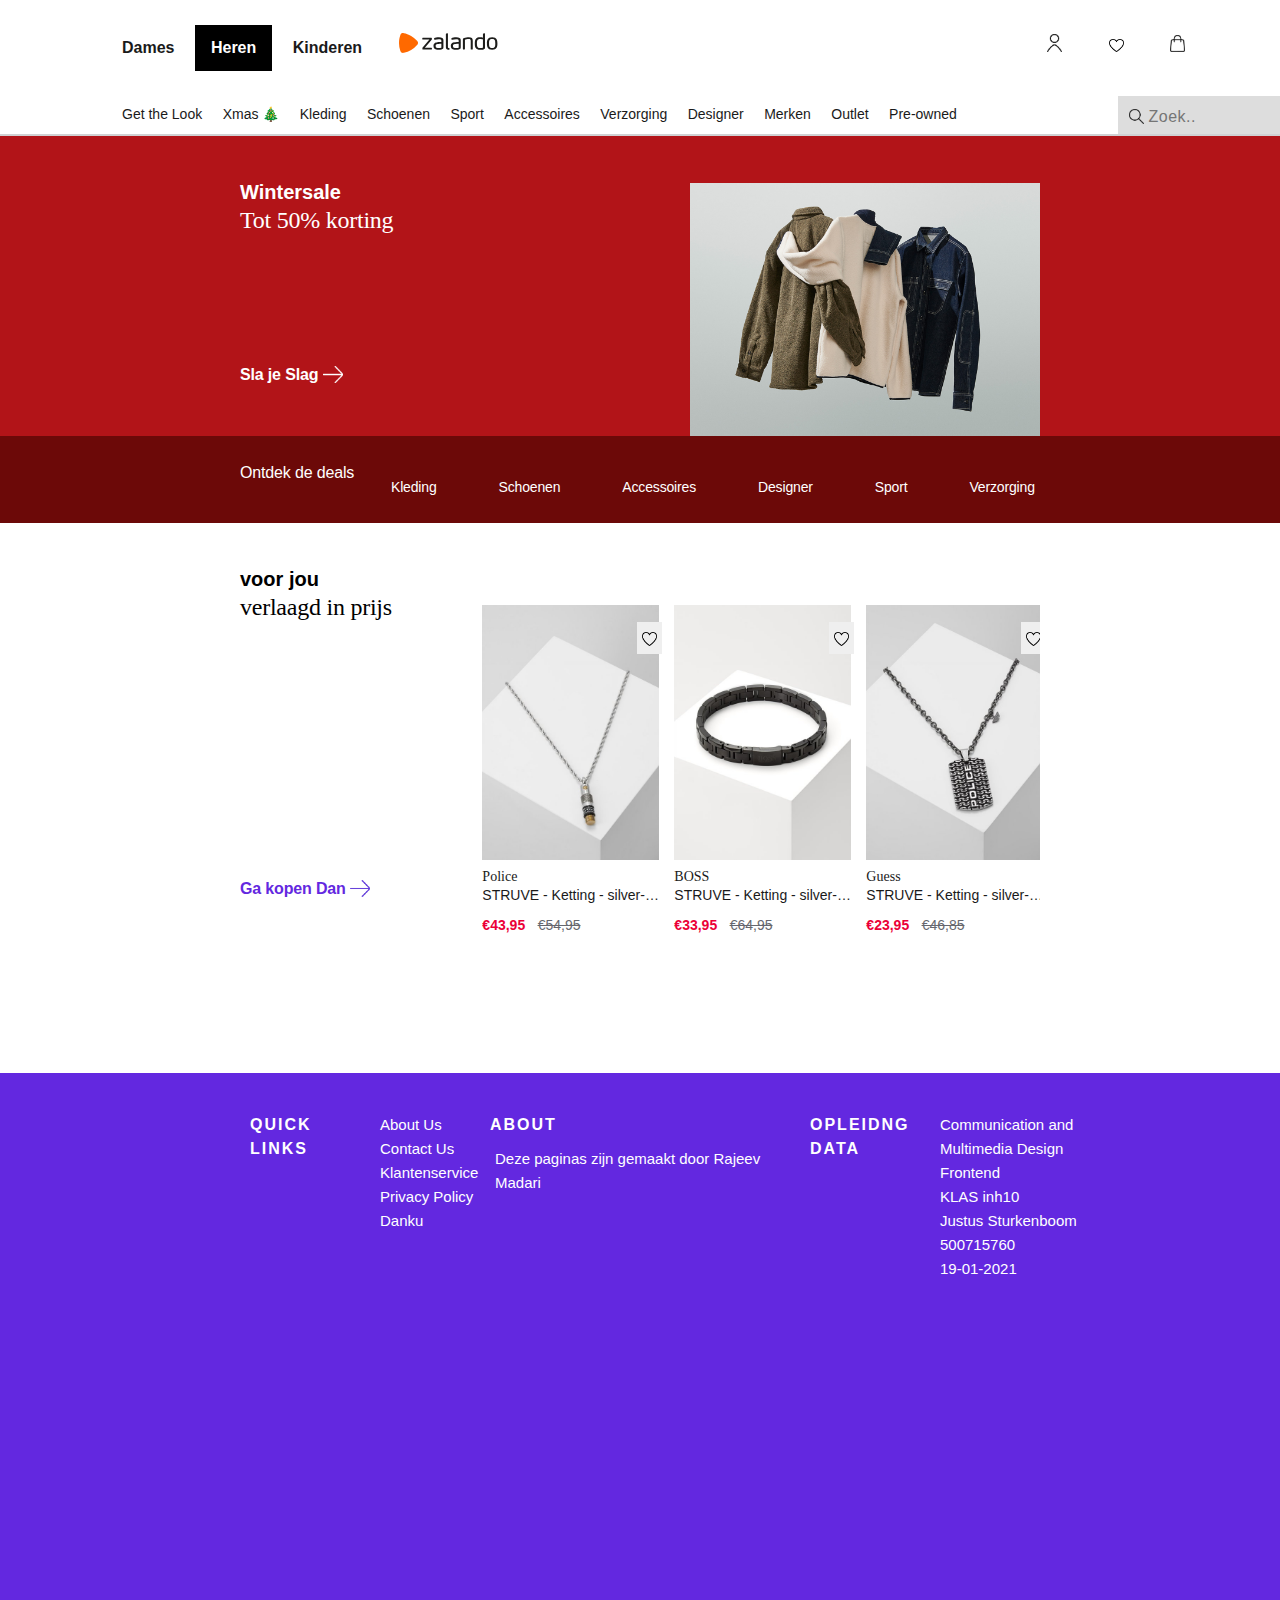
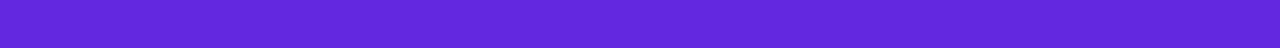
<file: index.html>
<!doctype html>
<html lang="nl">
	
<head>
	<title>Zalando</title>
	<meta charset="UTF-8">
	<meta name="author" content="jouw naam">
	<meta name="viewport" content="width=device-width, initial-scale=1">
	<link rel="stylesheet" type="text/css" href="style.css">
</head>

<div class="wrapper">
	<header>
		<section id="Topnavjes">	
			<ul id="Topnav">
				<li class="Nav1">
					<nav >
						<ul>
							<li class="collectie"><a href="dames.html"> Dames</a></li>
							<li class="collectie"><a class="active" href="index.html">Heren</a></li>
							<li class="collectie"><a href="kinderen.html">Kinderen</a></li>
						</ul>
					</nav>
				</li>

				<li id="Zalando">
					<a title="Zalando" href="index.html">
						<img class="Home" src="images/logo_default.svg">
					</a>
				</li>
				
				<li id="Icons">
					<nav>
						<ul>
							<li>
								<a title="Inloggen"  href="index.html">
								<img class="Icon" src="images/Asset 2hdpi.png"></a>
							</li>
							<li>
								<a title="velanglijstje" href="index.html">
								<img class="Icon" src="images/hart0-5hdpi.png"></a>
							</li>
							<li>
								<a id="tasje" title="winkelwagen" href="index.html">
								<img class="Icon"  src="images/Asset 4hdpi.png"></a>
							</li>
						</ul>
					</nav>
				</li>

			</ul>
		</section>
		
		<nav id="Zoek">
			<ul>
				<li><a href="detail.html" class="collectie2">Get the Look</a></li>
				<li><a href="detail.html" class="collectie2">Xmas 🎄</a></li>
				<li><a href="detail.html" class="collectie2">Kleding</a></li>
				<li><a href="detail.html" class="collectie2">Schoenen</a></li>
				<li><a href="detail.html" class="collectie2">Sport</a></li>
				<li><a href="detail.html" class="collectie2">Accessoires</a></li>
				<li><a href="detail.html" class="collectie2">Verzorging</a></li>
				<li><a href="detail.html" class="collectie2">Designer</a></li>
				<li><a href="detail.html" class="collectie2">Merken</a></li>
				<li><a href="detail.html" class="collectie2">Outlet</a></li>
				<li><a href="detail.html" class="collectie2">Pre-owned</a></li>
			</ul>
			<ul id="Zoekbalk">
				<li>
					<img class="Loop"  src="images/Asset 5hdpi.png">
					<button id="Hamburger">
						<img class="Hamburger"  src="images/Hamburgerhdpi.png">
					</button>
				</li>
				<li>
					<input type="text" placeholder="Zoek..">
				</li>
			</ul>
		</nav>
	</header>
</div>

<body>
	<div id="streepje"></div>
	<article class="container backrood">
		<div class="wrapper extra box">
			<section class="box1">
				<article id="seizoen-info">
					<h2 class="wit">Wintersale</h2>
					<h2 class="deal wit">Tot 50% korting</h2>
				</article>
				
				<div id="placeholder"></div>
				
				<a href="detail.html">
					<p class="call wit">Sla je Slag 
						<span>
							<img class="Pijltje" 
							src="images/Asset 7hdpi.png" 
							alt="Pijltje dat iets leuks met je wilt doen"> 
						</span>
					</p>	
					
				</a>
				
			</section>
			<article class="box2">
				<img id="kerst_item" src="images/products/62c5164bf589400ea5d9f7173ea8f18f.jpg">
			</article>
		</div>
	</article>
	<article class="container2 wit">
		<div class="wrapper extra box">
			<p class="call2">Ontdek de deals</p>
			
				<ul class="collectie3">
					<li><a class="wit" href="detail.html">Kleding</a></li></a>
					<li><a class="wit" href="detail.html">Schoenen</a></li>
					<li><a class="wit" href="detail.html">Accessoires</a></li>
					<li><a class="wit" href="detail.html">Designer</a></li>
					<li><a class="wit" href="detail.html">Sport</a></li>
					<li><a class="wit" href="detail.html">Verzorging</a></li>
					<li><a class="wit" href="detail.html">Shop alles</a></li>
				</ul>
			
		</div>
	</article>
	<article class="container3 backwit">
		<div class="wrapper extra box flex">
			<section class="box1">
				<article id="seizoen-info">
					<h2 class="zwart">voor jou</h2>
					<h2 class="deal zwart">verlaagd in prijs</h2>
				</article>
				
				<div id="placeholder"></div>
				<div id="placeholder"></div>
				
				<a href="detail.html">
					<p class="call paars">Ga kopen Dan 
						<span>
							<img class="Pijltje " 
							src="images/Paarshdpi.png" 
							alt="Pijltje dat iets leuks met je wilt doen"> 
						</span>
					</p>	
					
				</a>
				
			</section>

			<article class="slider">
				<div class="card">
					
					<button class="liefde" id="hartknop0"><img id="hart0" class="Icon"  src="/images/hart0-5hdpi.png" alt=""></button>
				
					<a href="detail.html">
						<img id="card-item" src="images/products/0103034e056c40fd8a204ab9ecf87c65.jpg">
						<span class="merk">Police</span>
						<div class="beschrijving">STRUVE - Ketting - silver-coured</div>
						<span class="new">€43,95</span> <span class="old">€54,95</span>
					</a>
				</div>
				<div class="card">

					<button class="liefde" id="hartknop1"><img id="hart1" class="Icon"  src="/images/hart0-5hdpi.png" alt=""></button>

					<img id="card-item" src="images/products//354f6364bf9844d4a360d255db5c2af9.jpg">
					<span class="merk">BOSS</span>
					<div class="beschrijving">STRUVE - Ketting - silver-coured</div>
					<span class="new">€33,95</span> 
					<span class="old">€64,95</span>
				</div>
				<div class="card">

					<button class="liefde" id="hartknop2"><img id="hart2" class="Icon"  src="/images/hart0-5hdpi.png" alt=""></button>

					<img id="card-item" src="images/products/9306110754f545a7b957b8c932a49411.jpg">
					<span class="merk">Guess</span>
					<div class="beschrijving">STRUVE - Ketting - silver-coured</div>
						<span class="new">€23,95</span> <span class="old">€46,85</span>
				</div>
				<div class="card">

					<button class="liefde" id="hartknop3"><img id="hart3" class="Icon"  src="/images/hart0-5hdpi.png" alt=""></button>

					<img id="card-item" src="images/products/7aa97424fc5c40c7b6d67ff2649a20c8.jpg">
					<span class="merk">Diesel</span>
					<div class="beschrijving">STRUVE - Ketting - silver-coured</div>
						<span class="new">€13,75</span> <span class="old">€24,65</span>
				</div>
				<div class="card">

					<button class="liefde" id="hartknop4"><img id="hart4" class="Icon"  src="/images/hart0-5hdpi.png" alt=""></button>

					<img id="card-item" src="images/products/b76cb6e42cf84550907c5079bd5f2c21.jpg">
					<span class="merk">Emporio Armani</span>
					<div class="beschrijving">STRUVE - Ketting - silver-coured</div>
						<span class="new">€33,45</span> <span class="old">€55,85</span>
				</div>
				<div class="card">

					<button class="liefde" id="hartknop5"><img id="hart5" class="Icon"  src="/images/hart0-5hdpi.png" alt=""></button>

					<img id="card-item" src="images/products/c5e356f4505d48b28d71e740524b1ac9.jpg">
					<span class="merk">Diesel</span>
					<div class="beschrijving">STRUVE - Ketting - silver-coured</div>
						<span class="new">€22,15</span> <span class="old">€11,85</span>
					
				</div>
				<div class="card">

					<button class="liefde" id="hartknop6"><img id="hart6" class="Icon"  src="/images/hart0-5hdpi.png" alt=""></button>

					<img id="card-item" src="images/products/fcf1e6856a4347308c0ffae55a1e43dd.jpg">
					<span class="merk">Guess</span>
					<div class="beschrijving">STRUVE - Ketting - silver-coured</div>
						<span class="new">€94,45</span> <span class="old">€120,85</span>
				</div>

			</article>
		</div>
	</article>

	<footer class="backpaars" >
		
		<div class="wrapper extra box">
			

				
			<h6>Quick Links</h6>
			<ul class="foot">
				<li> <a class="foot wit" href="http://scanfcode.com/about/">About Us</a></li>
				<li><a class="foot wit" href="http://scanfcode.com/contact/">Contact Us</a></li>
				<li><a class="foot wit" href="http://scanfcode.com/contribute-at-scanfcode/">Klantenservice</a></li>
				<li><a class="foot wit" href="http://scanfcode.com/privacy-policy/">Privacy Policy</a></li>
				<li><a class="foot wit" href="http://scanfcode.com/sitemap/">Danku</a></li>
			</ul>
		
		
		<div>
			<h6>About</h6>
			<p class="wit">Deze paginas zijn gemaakt door Rajeev Madari</p>
		</div>

		
			<h6>OPLEIDNG DATA</h6>
			<ul class="foot">
				<li><a class="foot wit" href="http://scanfcode.com/category/c-language/">Communication and Multimedia Design</a></li>
				<li><a class="foot wit" href="http://scanfcode.com/category/front-end-development/">Frontend</a></li>
				<li><a class="foot wit" href="http://scanfcode.com/category/back-end-development/">KLAS inh10</a></li>
				<li><a class="foot wit" href="http://scanfcode.com/category/java-programming-language/">Justus Sturkenboom</a></li>
				<li><a class="foot wit" href="http://scanfcode.com/category/android/">500715760</a></li>
				<li><a class="foot wit" href="http://scanfcode.com/category/templates/">19-01-2021</a></li>
			</ul>
					
		</div>
	</footer>
	<script src="script.js"></script>
</body>
	
</html>
</file>
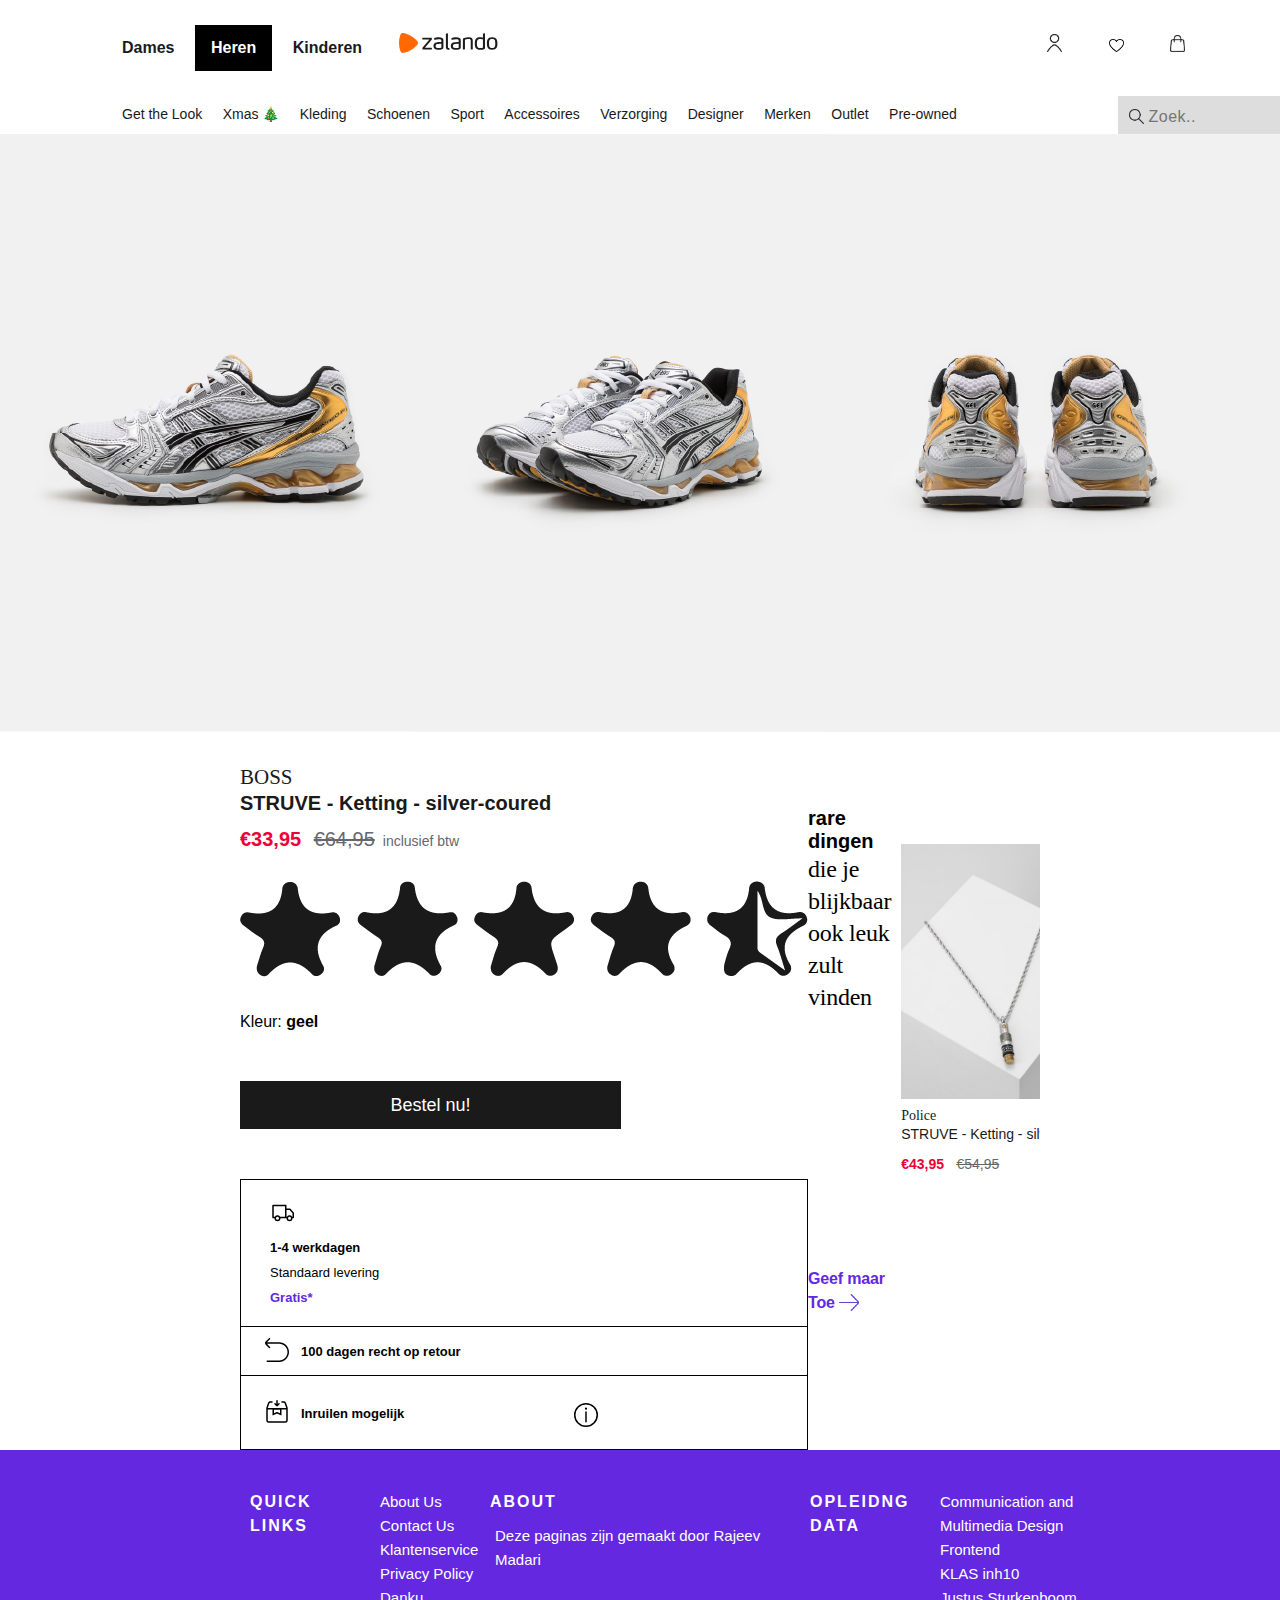
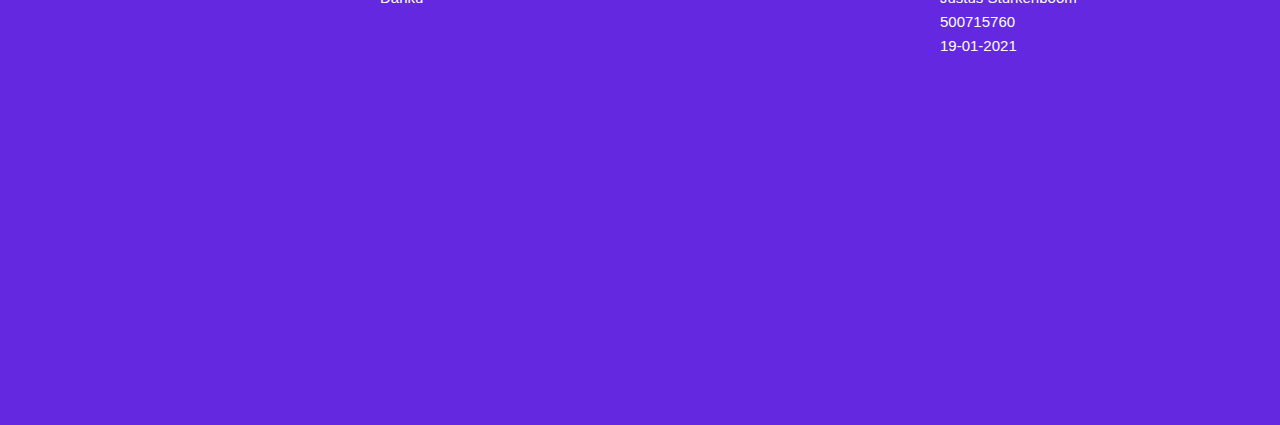
<file: detail.html>
<!doctype html>
<html lang="nl">
	
<head>
	<title>Zalando</title>
	<meta charset="UTF-8">
	<meta name="author" content="jouw naam">
	<meta name="viewport" content="width=device-width, initial-scale=1">
	<link rel="stylesheet" type="text/css" href="style.css">
</html>

  <div class="wrapper">
    <header>
      <section id="Topnavjes">	
        <ul id="Topnav">
          <li class="Nav1">
            <nav >
              <ul>
                <li class="collectie"><a href="dames.html"> Dames</a></li>
                <li class="collectie"><a class="active" href="index.html">Heren</a></li>
                <li class="collectie"><a href="kinderen.html">Kinderen</a></li>
              </ul>
            </nav>
          </li>
  
          <li id="Zalando">
            <a title="Zalando" href="index.html">
              <img class="Home" src="images/logo_default.svg">
            </a>
          </li>
          
          <li id="Icons">
            <nav>
              <ul>
                <li>
                  <a title="Inloggen"  href="index.html">
                  <img class="Icon" src="images/Asset 2hdpi.png"></a>
                </li>
                <li>
                  <a title="velanglijstje" href="index.html">
                  <img class="Icon" src="images/hart0-5hdpi.png"></a>
                </li>
                <li>
                  <a id="tasje" title="winkelwagen" href="index.html">
                  <img class="Icon"  src="images/Asset 4hdpi.png"></a>
                </li>
              </ul>
            </nav>
          </li>
  
        </ul>
      </section>
      
      <nav id="Zoek">
        <ul>
          <li><a href="detail.html" class="collectie2">Get the Look</a></li>
          <li><a href="detail.html" class="collectie2">Xmas 🎄</a></li>
          <li><a href="detail.html" class="collectie2">Kleding</a></li>
          <li><a href="detail.html" class="collectie2">Schoenen</a></li>
          <li><a href="detail.html" class="collectie2">Sport</a></li>
          <li><a href="detail.html" class="collectie2">Accessoires</a></li>
          <li><a href="detail.html" class="collectie2">Verzorging</a></li>
          <li><a href="detail.html" class="collectie2">Designer</a></li>
          <li><a href="detail.html" class="collectie2">Merken</a></li>
          <li><a href="detail.html" class="collectie2">Outlet</a></li>
          <li><a href="detail.html" class="collectie2">Pre-owned</a></li>
        </ul>
        <ul id="Zoekbalk">
          <li>
            <img class="Loop"  src="images/Asset 5hdpi.png">
            <button id="Hamburger">
              <img class="Hamburger"  src="images/Hamburgerhdpi.png">
            </button>
          </li>
          <li>
            <input type="text" placeholder="Zoek..">
          </li>
        </ul>
      </nav>
    </header>
  </div>

  <body>
    
      
        
    
  <section class="sliderdetail">
    <img id="card-item2"src="images/products/Artboard 1.png"><img id="card-item2" src="images/products/Artboard 2.png"><img id="card-item2" src="images/products/Artboard 3.png"><img id="card-item2" src="images/products/Artboard 4.png"><img id="card-item2" src="images/products/Artboard 5.png"><img id="card-item2" src="images/products/Artboard 6.png">  
  </section>  
  <!-- <div class="wrapper">  -->
    <div class="wrapper extra box flex">
      <article id="basis-product-info">
        <section id="product-info">
          <span class="merk-d">BOSS</span>
					<div class="beschrijving-d">STRUVE - Ketting - silver-coured</div>
					<span class="new-d">€33,95</span> 
					<span class="old-d">€64,95</span><span id="disclaimer">inclusief btw</span>
          <div><img id="sterretjes" src="images/sterretjes-02.png" alt="Rating product"></div>
          <p>Kleur: <strong> geel</strong></p>
        </section>
       
          <button id="bestel">Bestel nu!</button>
        
        <section>
          <div id="ship-box1">
            <ul id="shipping">
              <li><svg height="2em" width="2em">
                <path d="M23.8 11.5l-3.36-3.74a.75.75 0 00-.56-.25h-3.37V4.5a.75.75 0 00-.75-.75H3.01a.75.75 0 00-.75.75v12c0 .42.33.76.75.76h1.47a3 3 0 006 0h6.03a3 3 0 006 0h.74c.41 0 .75-.34.75-.75V12a.75.75 0 00-.2-.5zM19.56 9l2.95 3.28v3.47h-.4a2.99 2.99 0 00-5.18 0h-.4V9h3.03zM3.75 5.25h11.26v10.51h-4.95a2.99 2.99 0 00-5.17 0H3.76V5.25zm3.72 13.5a1.5 1.5 0 110-3 1.5 1.5 0 010 3zm12.04 0a1.5 1.5 0 110-3 1.5 1.5 0 010 3z"></path>
              </svg></li>
              <li><strong>1-4 werkdagen</strong></li>
              <li><p>Standaard levering</p></li>
              <li><strong class="paars">Gratis*</strong></li>
            </ul>
          </div>
          <div id="ship-box2">
            <svg id="retour" height="2em" width="2em">
              <path d="M14.25 4.33H1.94l3.05-3.06A.75.75 0 003.93.21L.66 3.5c-.88.88-.88 2.3 0 3.18l3.27 3.28A.75.75 0 005 8.89L1.94 5.83h12.31c4.56 0 8.25 3.7 8.25 8.25s-3.7 8.42-8.25 8.42h-12a.75.75 0 000 1.5h12c5.38 0 9.75-4.53 9.75-9.92s-4.37-9.75-9.75-9.75z"></path>
            </svg><strong>100 dagen recht op retour</strong>
          </div>
          <div id="ship-box3">
            <p>
              <svg id="inruil" height="2em" width="2em">
                <path d="M20.5 22.75h-17a2.25 2.25 0 01-2.25-2.25V8.26c0-.26.04-.5.13-.75l1.67-4.76c.31-.9 1.16-1.5 2.12-1.5H7a.75.75 0 010 1.5H5.17c-.32 0-.6.2-.7.5L2.78 8.01a.75.75 0 00-.04.25V20.5c0 .41.34.75.75.75h17c.41 0 .75-.34.75-.75V8.26a.72.72 0 00-.04-.25l-1.67-4.76a.75.75 0 00-.7-.5H17a.75.75 0 010-1.5h1.83c.96 0 1.8.6 2.13 1.5l1.66 4.76c.09.24.13.49.13.75V20.5a2.25 2.25 0 01-2.25 2.25z"></path>
                <path d="M22 9.5H2V8h20v1.5z"></path>
                <path d="M16.5 15.5l-4.2-1.86a.74.74 0 00-.6 0L7.5 15.5V8h9v7.5zM9 9.5v3.7l2.09-.94a2.25 2.25 0 011.83 0l2.08.93V9.5H9z"></path>
                <path d="M12.75 3.94V.75a.75.75 0 00-1.5 0v3.19l-.72-.72a.75.75 0 10-1.06 1.06l1.65 1.65c.48.48 1.28.48 1.76 0l1.65-1.65a.75.75 0 00-1.06-1.06l-.72.72z"></path>
                </svg><strong>Inruilen mogelijk</strong><svg id="info" height="2em" width="2em">
                <path d="M12 0a12 12 0 100 24 12 12 0 000-24zm0 22.5a10.5 10.5 0 110-21 10.5 10.5 0 010 21z"></path>
                <circle cx="12" cy="5.63" r="1.13"></circle>
                <path d="M12 8.25a.75.75 0 00-.75.75v9.75a.75.75 0 101.5 0V9a.75.75 0 00-.75-.75z"></path>
              </svg>
            </p>
         <div>
        
         </section>

      </article>

      <section class="box1">
				<article id="seizoen-info">
					<h2 class="zwart">rare dingen</h2>
					<h2 class="deal zwart">die je blijkbaar ook leuk zult vinden</h2>
				</article>
				
				<div id="placeholder"></div>
				<div id="placeholder"></div>
				
				<a href="detail.html">
					<p class="call paars">Geef maar Toe 
						<span>
							<img class="Pijltje " 
							src="images/Paarshdpi.png" 
							alt="Pijltje dat iets leuks met je wilt doen"> 
						</span>
					</p>	
					
				</a>
				
			</section>

      <article class="slider">
				<div class="card">

					<button class="liefde" id="hartknop0"><img id="hart0" class="Icon"  src="/images/hart0-5hdpi.png" alt=""></button>
				
					<a href="detail.html">
						<img id="card-item" src="images/products/0103034e056c40fd8a204ab9ecf87c65.jpg">
						<span class="merk">Police</span>
						<div class="beschrijving">STRUVE - Ketting - silver-coured</div>
						<span class="new">€43,95</span> <span class="old">€54,95</span>
					</a>
				</div>
				<div class="card">

					<button class="liefde" id="hartknop1"><img id="hart1" class="Icon"  src="/images/hart0-5hdpi.png" alt=""></button>

					<img id="card-item" src="images/products//354f6364bf9844d4a360d255db5c2af9.jpg">
					<span class="merk">BOSS</span>
					<div class="beschrijving">STRUVE - Ketting - silver-coured</div>
					<span class="new">€33,95</span> 
					<span class="old">€64,95</span>
				</div>
				<div class="card">

					<button class="liefde" id="hartknop2"><img id="hart2" class="Icon"  src="/images/hart0-5hdpi.png" alt=""></button>

					<img id="card-item" src="images/products/9306110754f545a7b957b8c932a49411.jpg">
					<span class="merk">Guess</span>
					<div class="beschrijving">STRUVE - Ketting - silver-coured</div>
						<span class="new">€23,95</span> <span class="old">€46,85</span>
				</div>
				<div class="card">

					<button class="liefde" id="hartknop3"><img id="hart3" class="Icon"  src="/images/hart0-5hdpi.png" alt=""></button>

					<img id="card-item" src="images/products/7aa97424fc5c40c7b6d67ff2649a20c8.jpg">
					<span class="merk">Diesel</span>
					<div class="beschrijving">STRUVE - Ketting - silver-coured</div>
						<span class="new">€13,75</span> <span class="old">€24,65</span>
				</div>
				<div class="card">

					<button class="liefde" id="hartknop4"><img id="hart4" class="Icon"  src="/images/hart0-5hdpi.png" alt=""></button>

					<img id="card-item" src="images/products/b76cb6e42cf84550907c5079bd5f2c21.jpg">
					<span class="merk">Emporio Armani</span>
					<div class="beschrijving">STRUVE - Ketting - silver-coured</div>
						<span class="new">€33,45</span> <span class="old">€55,85</span>
				</div>
				<div class="card">

					<button class="liefde" id="hartknop5"><img id="hart5" class="Icon"  src="/images/hart0-5hdpi.png" alt=""></button>

					<img id="card-item" src="images/products/c5e356f4505d48b28d71e740524b1ac9.jpg">
					<span class="merk">Diesel</span>
					<div class="beschrijving">STRUVE - Ketting - silver-coured</div>
						<span class="new">€22,15</span> <span class="old">€11,85</span>
					
				</div>
				<div class="card">

					<button class="liefde" id="hartknop6"><img id="hart6" class="Icon"  src="/images/hart0-5hdpi.png" alt=""></button>

					<img id="card-item" src="images/products/fcf1e6856a4347308c0ffae55a1e43dd.jpg">
					<span class="merk">Guess</span>
					<div class="beschrijving">STRUVE - Ketting - silver-coured</div>
						<span class="new">€94,45</span> <span class="old">€120,85</span>
				</div>

			</article>

    </div>
    

    <footer class="backpaars" >
		
      <div class="wrapper extra box">
        
  
          
        <h6>Quick Links</h6>
        <ul class="foot">
          <li> <a class="foot wit" href="http://scanfcode.com/about/">About Us</a></li>
          <li><a class="foot wit" href="http://scanfcode.com/contact/">Contact Us</a></li>
          <li><a class="foot wit" href="http://scanfcode.com/contribute-at-scanfcode/">Klantenservice</a></li>
          <li><a class="foot wit" href="http://scanfcode.com/privacy-policy/">Privacy Policy</a></li>
          <li><a class="foot wit" href="http://scanfcode.com/sitemap/">Danku</a></li>
        </ul>
      
      
      <div>
        <h6>About</h6>
        <p class="wit">Deze paginas zijn gemaakt door Rajeev Madari</p>
      </div>
  
      
        <h6>OPLEIDNG DATA</h6>
        <ul class="foot">
          <li><a class="foot wit" href="http://scanfcode.com/category/c-language/">Communication and Multimedia Design</a></li>
          <li><a class="foot wit" href="http://scanfcode.com/category/front-end-development/">Frontend</a></li>
          <li><a class="foot wit" href="http://scanfcode.com/category/back-end-development/">KLAS inh10</a></li>
          <li><a class="foot wit" href="http://scanfcode.com/category/java-programming-language/">Justus Sturkenboom</a></li>
          <li><a class="foot wit" href="http://scanfcode.com/category/android/">500715760</a></li>
          <li><a class="foot wit" href="http://scanfcode.com/category/templates/">19-01-2021</a></li>
        </ul>
            
      </div>
    </footer>


    <script src="script.js"></script>
  </body>
</file>
<file: style.css>
/* CSS Document */



* {
  padding: 0;
  margin: 0;
}

body {
  font-family: HelveticaNow,Helvetica,sans-serif;
}

h2 {
  color: rgb(26, 26, 26);
  
  font-family: HelveticaNow, Helvetica, sans-serif;
  font-size: 20px;
  font-weight: 550;
}

button:focus {
  outline: 0;
}

#bestel {
  border-width: 0px;
  color: rgb(255, 255, 255);
  cursor: pointer;
  
  
  font-family: sans-serif;
  font-size: 18px;
  font-weight: 400;
  background-color: rgb(26, 26, 26);

  width: 381px;
  height: 48px;
  padding: 12px;
  margin-top: 50px;
  margin-bottom: 50px;
}

#shipping li {
  padding: 5px;
}

#ship-box1 {
  padding-bottom: 16px;
  padding-left: 24px;
  padding-right: 24px;
  padding-top: 16px;
  font-size: 13px;
  border-width: 1px;
  border-style: solid;
}

#ship-box2 {
 
  padding-bottom: 16px;
  padding-left: 24px;
  padding-right: 24px;
  padding-top: 16px;
  font-size: 13px;
  border-top-width: 0px;
  border-bottom-width: 0px;
  border-left-width: 1px;
  border-right-width: 1px;
  border-style: solid;
}

#ship-box3 {
  padding-bottom: 28px;
  padding-left: 24px;
  padding-right: 24px;
  padding-top: 16px;
  font-size: 13px;
  border-width: 1px;
  border-style: solid;
  vertical-align: middle;
}

#retour, #inruil {
  margin-top: -5px;
  margin-bottom: -8px;
  margin-right: 10px;
}

#info {
  position: relative;
  top: 11px;
  left: 170px;
}


/* FOOTER */

footer
{
  background-color:#26272b;
  
  font-size:15px;
  line-height:24px;
  color:white;
  height: 550px;
  padding-top: 25px;
}

footer p {
  margin-left: 15px;
}
footer ul {
  column-count: 3;
  column-width: 100px;
  margin-left: 15px;
  margin-top: 15px;

}
footer h6
{
  color:#fff;
  font-size:16px;
  text-transform:uppercase;
  margin-top:5px;
  letter-spacing:2px;
  padding: 10px;
  width: 300px;
}

footer a:hover
{
  color:#3366cc;
  text-decoration:none;
}


.footer-links a:active,.footer-links a:focus,.footer-links a:hover
{
  color:#3366cc;
  text-decoration:none;
}

.foot {
  padding: 0;
  column-count: 3;
  column-width: 100px;
  text-align: left;
  width: 150px;
  
}




/* FOOTER */

@media (max-width:767px)
{
  .social-icons li.title
  {
    display:block;
    margin-right:0;
    font-weight:600
  }
}

.call {
  font-weight: 550;
  font-size: 1rem;
  line-height: 1.5rem;
  letter-spacing: -.16px;

  /* color: #fff; */
}

.call2 {
  font-size: 16px;
  font-weight: 150;
  height: 40px;
  width: 150px;
  letter-spacing: -0.16px;
  line-height: 24px;
  padding: 15px;
  margin-top: 10px;
  padding-bottom: 0px;
  padding-left: 0;
}

.deal {
  text-size-adjust: 100%;
  font-family: Tiempos,Times New Roman,serif;
  
  font-size: 2rem;
  line-height: 2.25rem;
  letter-spacing: -.32px;
  font-size: 1.5rem;
  line-height: 2rem;
  font-weight: 100;
  letter-spacing: -.24px;
}

.wit {
  color: #fff;
}

.paars {
  color: rgb(99, 40, 224);
}

.backpaars {
  background-color: rgb(99, 40, 224);;
}

.zwart {
  color: black;
}

.backwit {
  background-color: white;
}

.backrood {
  background-color: #B21418;
}

header {
  /* position: relative; */
  padding: 0 1rem;
  margin: 0 auto;
  max-width: 1100px;
  padding-right: 0;
}

ul {
  list-style-type: none;
  display: inline;
  padding-left: 0px;
  padding-right: 0px;
}

header li{
  display:inline-block;
}

li a  {
  display: block;
  color: rgb(26, 26, 26);
  text-align: center;
  padding: 14px 16px 14px 16px;
  text-decoration: none;
}

/* header ul:nth-child(1) li:nth-child(1), ul:nth-child(1) li:nth-child(1) {
padding-left: 8px;
} */



li .collectie a:hover {
  background-color: #111;
  color: white;
}

 .active {
  background-color: black; 
  color: white;
}

.collectie {
  font-size: 16px;
  font-weight: 700;
  padding-top: 10px;
  padding-bottom: 10px;
  
}

.collectie2 {
  font-size: 14px;
  padding-left: 16px;
  padding-right: 0px;
  padding-top: 10px;
  padding-bottom: 10px;
}

.collectie3 {
  font-size: 12px;
  position: relative;
  padding-top: 25px;
  padding-left: 0;
  display: flex;
  overflow-x: auto;
  scroll-behavior: smooth;
  overflow: hidden;
  overflow-x: scroll;
  overflow-y: hidden;
  white-space: nowrap;
  /* scroll-padding-left: 32px; */
  -webkit-overflow-scrolling: touch;

  
  padding-right: 0px;
  
  padding-bottom: 10px;
   
  
}

.collectie3 li {
  padding-right: 30px;
  padding-left: 0;
  padding-top: 0px;
  font-size: 14px;
  font-weight: 530;
  height: auto;
  letter-spacing: -0.16px;
  line-height: 24px;
  display: inline-block;
}

/* .Logozalando {
  flex: 33.33%;
  padding: 5px;
  max-width: 120px;
} */

.Icon {
  box-sizing: border-box;
  flex: 33.33%;
  padding: 5px;
  max-width: 25px;
}

#Topnavjes {
  position: relative;
  padding-top: 15px;
}
@media only screen and (max-width: 1080px) {
  #Zalando {
    margin: 0;
    position: absolute;
    padding-top: 12px;
    top: 55%;
    left: 50%;
    transform: translate(-50%, -50%);
  }
}

#Icons {
  position: absolute;
  right:0;
}
#tasje {
padding-right: 0;
}

#Zoek {
  height: 35px;
  padding-top: 15px;
  padding-bottom: 3px;

}

#streepje {
  border-bottom: 1px solid #d0d1d3;
  border-bottom-width: 2px;
  border-bottom-style: solid;
  border-bottom-color: rgb(208, 209, 211);
}

@media only screen and (min-width: 1080px) {
  #Zoek #Zoekbalk {
    padding: 6px;
    background: #ddd;
    border: none;
    cursor: pointer;
    scroll-margin: 0;
  }

  #Zoekbalk {
    position: absolute;
    right: 0;
    width: 150px;
  }
}

#Zoekbalk input {
  width: 50px;
  position: relative;
  bottom: 2px;
  background-color: transparent;
  color: #1a1a1a;
  border: none;
  box-sizing: border-box;
  padding-top: 8px;
  letter-spacing: .5px;
  font-size: 16px;
  outline: none
}

input {
  border: none;
}
@media only screen and (min-width: 1080px) {
  .Loop {
    float: right;
    padding-left: 5px;
    max-width: 15px;
  }
  .Hamburger, #Hamburger {
    display: none;
  }
  
}
.container {
  height: 300px;
}



.container2 {
  background-color: rgb(108, 9, 8);
}

.container3 {
  height: 550px;
 
}

.wrapper {
  
  padding: 0 1rem;
  margin: 0 auto;
  max-width: 1100px;
}
.extra {
  display: flex;
  justify-content: space-between;
}

.slider {
  display: flex;
  overflow-x: auto;
}

.sliderdetail {
  display: flex;
  overflow-x: auto;
  width: 100%;
  margin-bottom: 30px;

}

.merk {
  
  color: rgb(26, 26, 26);
  cursor: pointer;
  
  font-family: "Times New Roman", serif;
  font-size: 14px;
  font-weight: 400;
}

.merk-d {
  
  color: rgb(26, 26, 26);
  cursor: pointer;
  font-family: "Times New Roman", serif;
  font-size: 21px;
  font-weight: 400;
}
 
#disclaimer{
  color: rgb(102, 103, 110);

  font-family: HelveticaNow, Helvetica, sans-serif;
  font-size: 14px;
  font-weight: 400;
  height: 20px;
  letter-spacing: normal;

  line-height: 20px;
  margin-bottom: 0px;
  margin-left: 8px;
  margin-top: 0px;
}

.beschrijving {
  overflow-x: hidden;
  overflow-y: hidden;
  text-overflow: ellipsis;
  white-space: nowrap;
  width: 177px;
  margin-top: 5px;
  margin-bottom: 10px;

  color: rgb(26, 26, 26);
  cursor: pointer;
  font-family: HelveticaNow, Helvetica, sans-serif;
  font-size: 14px;
  font-weight: 200;
}

.beschrijving-d {
 
  white-space: nowrap;
  width: 177px;
  margin-top: 5px;
  margin-bottom: 10px;

  color: rgb(26, 26, 26);
  cursor: pointer;
  font-family: HelveticaNow, Helvetica, sans-serif;
  font-size: 20px;
  font-weight: 600;
}

.new {
  font-family: HelveticaNow, Helvetica, sans-serif;
  font-size: 14px;
  font-weight: 700;
  color: rgb(235, 0, 55);
  margin-right: 8px;
  cursor: pointer;
}

.new-d {
  font-family: HelveticaNow, Helvetica, sans-serif;
  font-size: 20px;
  font-weight: 700;
  color: rgb(235, 0, 55);
  margin-right: 8px;
  cursor: pointer;
}

.old {
  color: rgb(102, 103, 110);
  cursor: pointer;
  font-family: HelveticaNow, Helvetica, sans-serif;
  font-size: 14px;
  font-weight: 400;
  text-decoration-line: line-through;
}

.old-d {
  color: rgb(102, 103, 110);
  cursor: pointer;
  font-family: HelveticaNow, Helvetica, sans-serif;
  font-size: 20px;
  font-weight: 400;
  text-decoration-line: line-through;
}

#seizoen-info {
  margin-top: 1.5rem;
  padding-top: 15px;
}

.product-info {
  width: 366px;
  height: 201px;
  line-height: 4;
}

@media only screen and (min-width: 1080px) {
  #seizoen-info {
    display: inline;
    width: 250px;
  }
  .box1 {
    flex-direction: row;
    width: 250px;
  }
}

#sterretjes {
  padding-top: 30px;
  padding-bottom: 30px;
}

.Pijltje {
  padding-bottom: 0;
  
  width: 20px;
}

span {
  position: relative;
  top: 3px;
}

#placeholder{
padding-bottom: 127px;

}


a {
  text-decoration: none;
}


/* @media only screen and (min-width: 1080px) { */
  #kerst_item {
    width: 350px;
    object-fit: contain;
    padding-top: 47px;
    /* padding-right: 20px; */
  }

  .slider {
    margin-top: 49px;
  }
/* } */

.liefde {
  position: relative;
  border: 0;

  left: 155px;
  top: 50px;

  padding-top: 5px;
}

#card-item {
  
  width: 177px;
  height: 255.578px;
  margin-right: 15px;
}

.slider {
  margin-top: 49px;
  margin-left: 10px;
  width: 600px;
  height: 400px;
}

.box {
  width: 800px;
  
}

.box1 {
  margin-top: 45px;
  margin-right: 10;
  flex-grow: 2;
  /* align-self: flex-end; */
  padding-bottom: 24px;
  
}

.box2 {
  
  /* align-self: flex-end; */
  
  flex-grow: 0;
  
}

header ul:nth-child(1) li:nth-child(2) {
  /* background-color: brown; */
}

@media only screen and (max-width: 414px) {

  .wrapper {
    margin: 0px;
  }
  .collectie, .collectie2 {
    display: none;
  }
  #Zalando {
    left: 0px;
    /* width: 299px; */
    padding-left: 7em;
  }

  .Home {
    width: 125px;
    padding-top: 13px;
    /* height: 30px; */
   }
  
  #Icons {
    position: relative;
    left: 200px;    
  }

  #Icon {
    max-width: 30px;
  }

  #sterretjes {
    width: 136px;
  }

  .Loop {
    width: 25px;
    position: relative;
    float: right;
    left: 330px;
    top: 12px;

  }
  .Hamburger {
    display: run-in;
    max-width: 20px;
    padding-left: 10px;
    padding-right: 10px;
    border-right: 1px;
  }
  #Hamburger {
    padding-top: 2.5px;
    height: 47px;
    border-bottom-width: 0;
    border-top-width: 0;
    border-left-width: 0;
    border-right-width: 1.5px;
    border-right-color: rgb(211, 211, 211);
    background-color: transparent;
  }
  #streepje {
    display: none;
  }
  #Zoek #Zoekbalk {
    padding: 0px;
    background: transparent;
    border: none;
    cursor: pointer;
    scroll-margin: 0;
    height: 47px;
    border-bottom-width: 1px;
    border-top-width: 1px;
    border-style: solid;
    border-color: rgb(145, 145, 145);
    border-right: 0px;
    border-left: 0;
    }
  #Zoek {
    padding-bottom: 0px;
    padding-top: 0px;
  }
  #Zoekbalk {
    position: absolute;
    left: 0;
    width: 414px;
    }

    header {
      margin-bottom: 13px;
    }
  .wrapper, .extra, .box {
    width: 380px;
  }
  .box {
    flex-direction: column;
    
  }

  .collectie3 {
    padding-top: 0;
    width: 397px;
    text-overflow:clip
  }

  .box1, .box2 {
    margin: 0;
    padding: 0;
    width: 350px;
  }

  #placeholder {
    display: none;
  }

  #kerst_item {
    position: relative;
    padding-top: 20px;
    width: 390px;
    left: 15px;
  }

  #seizoen-info {
    padding: 0px;
  }
  .call {
    padding-top: 25px;
  }
  .call2 {
    padding-top: 20px;
    padding-bottom: 0px;
    
  }
  .deal {
    font-weight: 50;
  }
  .container {
    height: 430px;
  }

  .slider {
    margin-top: 10px;
    margin-left: 0;
    width: 398px;
  }


   


  /* Animation */

  .liefde {
    
    animation: .8s infinite beatHeart;
  }
  
  @keyframes beatHeart {
    0% {
      transform: scale(1);
    }
    25% {
      transform: scale(1.1);
    }
    40% {
      transform: scale(1);
    }
    60% {
      transform: scale(1.1);
    }
    100% {
      transform: scale(1);
    }
  }
/* Bron : https://codepen.io/aamnah/pen/WrVvEo */
}
</file>
